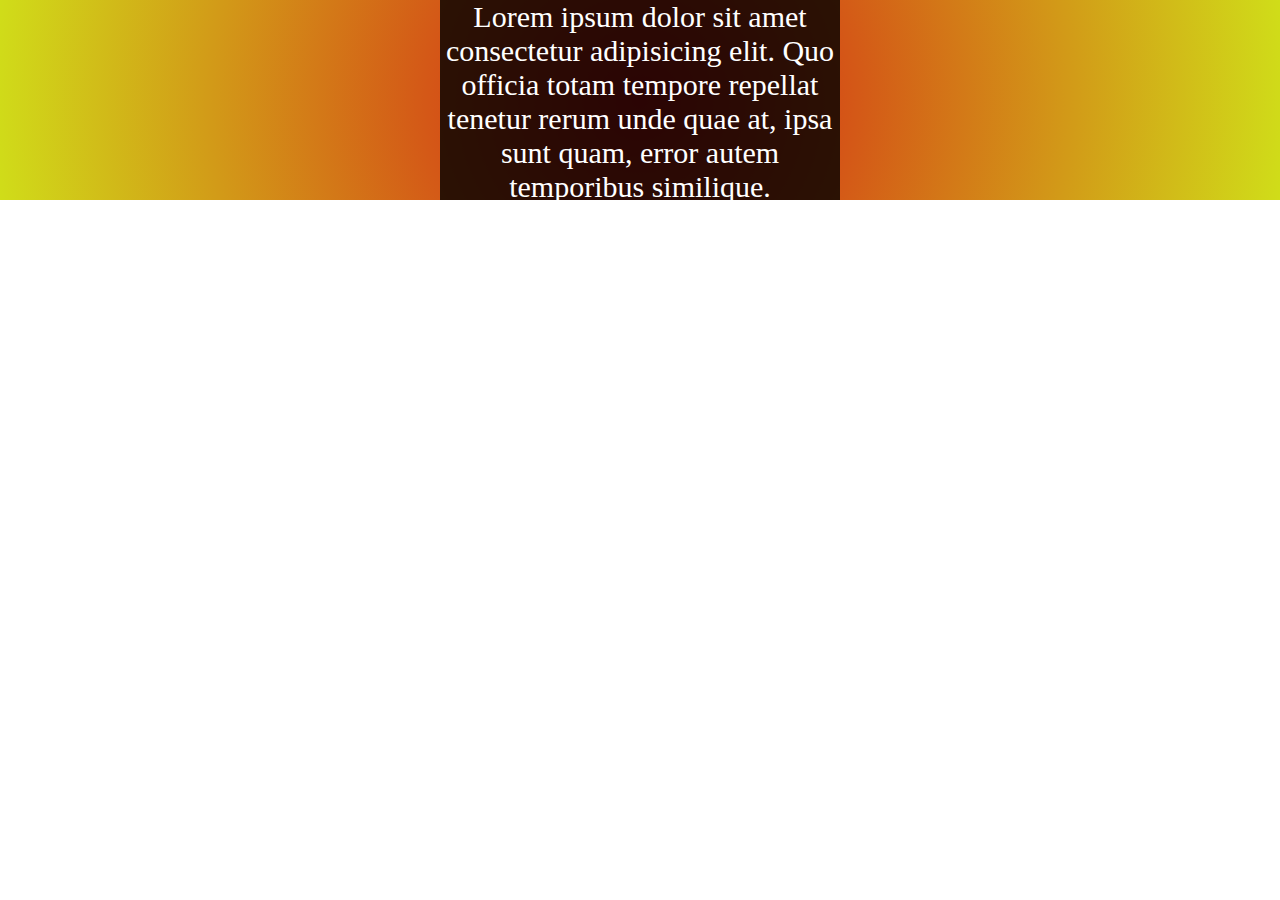
<file: 04.06/index.html>
<!DOCTYPE html>
<html lang="en">
<head>
    <meta charset="UTF-8">
    <meta name="viewport" content="width=device-width, initial-scale=1.0">
    <meta http-equiv="X-UA-Compatible" content="ie=edge">
    <title>Document</title>
    <link rel="stylesheet" href="./css/script.css">
</head>
<body>
<div class="main">
    <div class="rgb">
        <p class="rgbtext">
            Lorem ipsum dolor sit amet consectetur adipisicing elit. Quo officia totam tempore repellat tenetur rerum unde quae at, ipsa sunt quam, error autem temporibus similique.
        </p>
    </div>
</div>
</body>
</html>
</file>
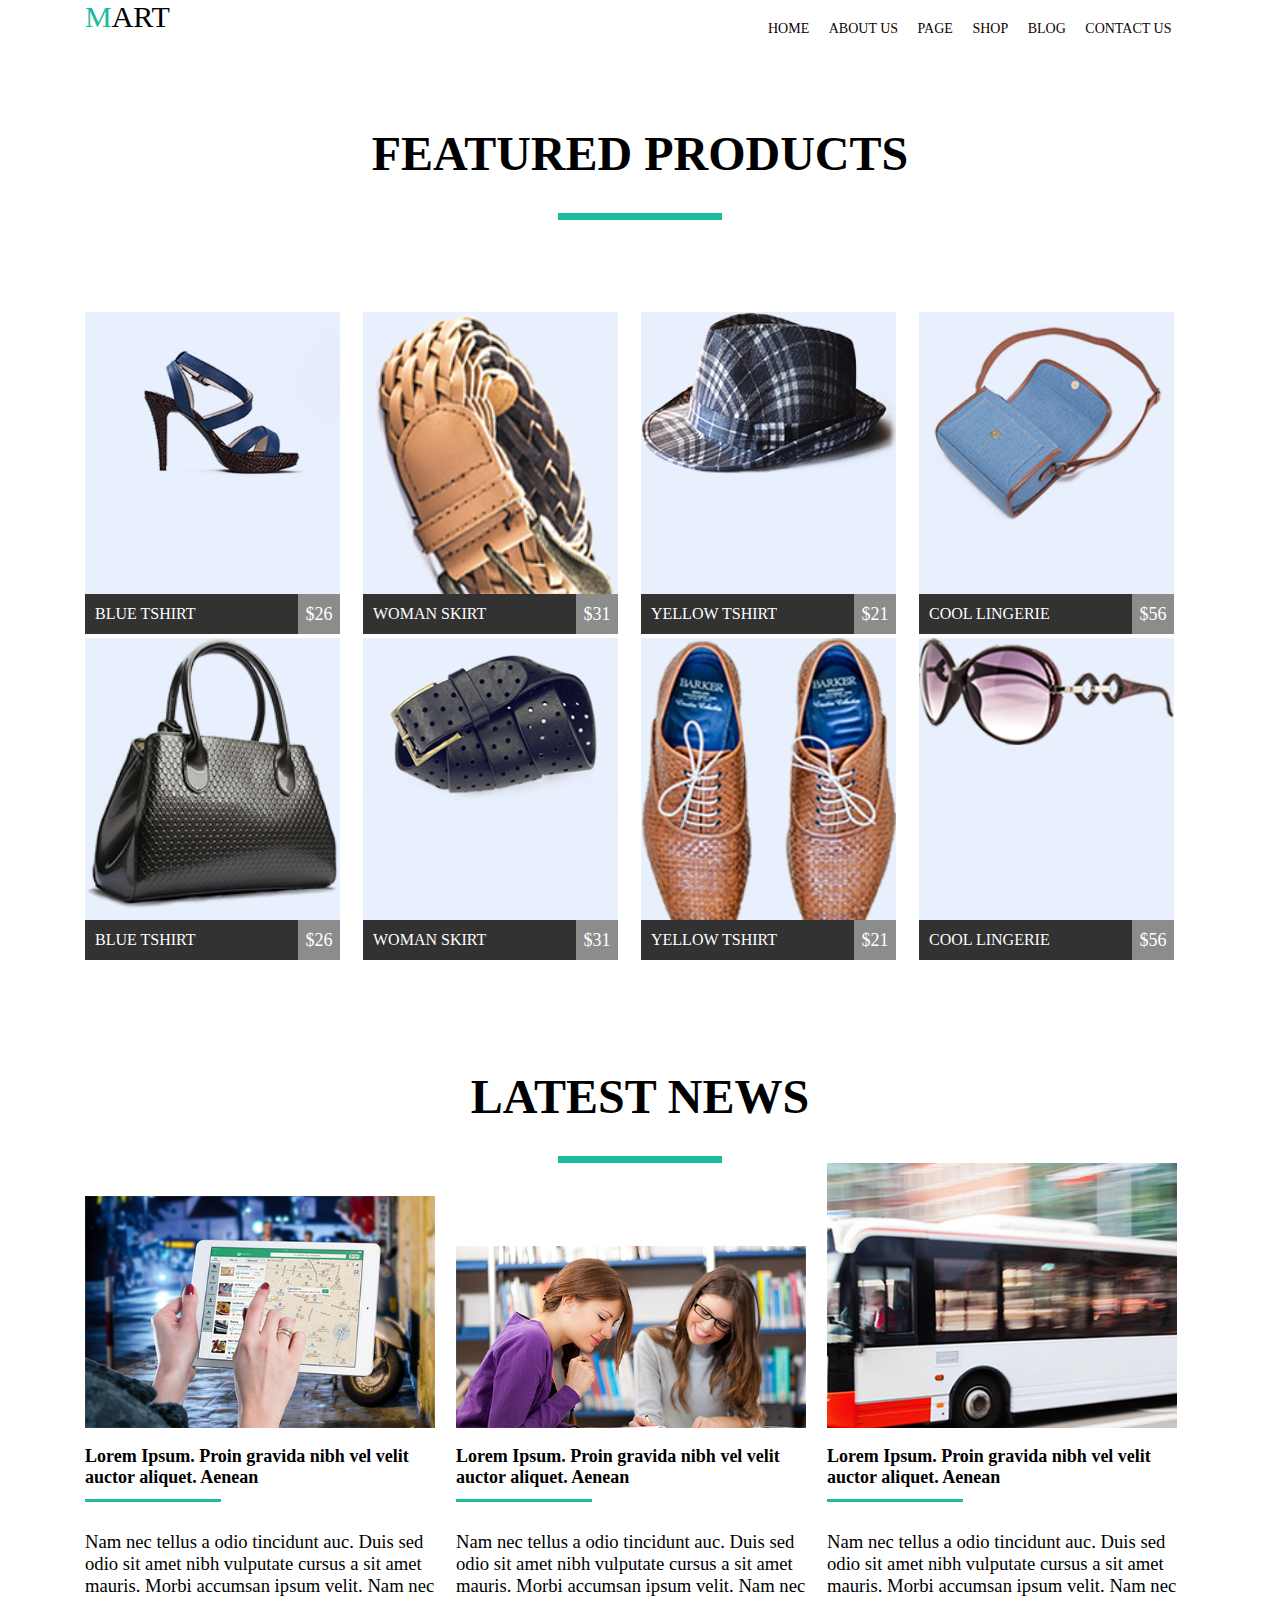
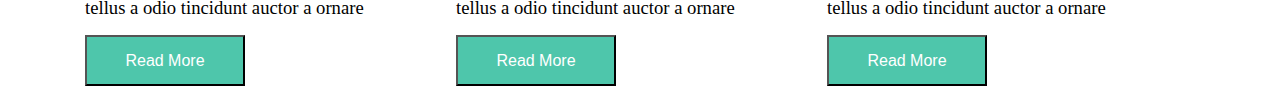
<file: 13.05/index.html>
<!DOCTYPE html>
<html lang="en">
<head>
    <meta charset="UTF-8">
    <meta name="viewport" content="width=device-width, initial-scale=1.0">
    <meta http-equiv="X-UA-Compatible" content="ie=edge">
    <title>Document</title>
    <link rel="stylesheet" href="./css/script.css">
</head>
<body>
    <div class="wrapper">
        <div class="header">
            <div class="Name">
                <p class="name"> MART</p>
            </div>
            
            <div class="Menu">
                <ul class="menu">
                    <li><a href="">HOME</a></li>
                    <li><a href="">ABOUT US</a></li>
                    <li><a href="">PAGE</a></li>
                    <li><a href="">SHOP</a></li>
                    <li><a href="">BLOG</a></li>
                    <li><a href="">CONTACT US</a></li>
                </ul>
            </div>
        </div>

        <div class="Section1">
            <div class="Zagolovok1">
                <h2 class="zagolovok1">FEATURED PRODUCTS</h2>
            </div>


            <div class="vcio">
                
                
                <div class="box">
                    <div class="foto1">
                        <div photo1>
                            <img src="./img/product1@1X.png" alt="туфли женские">
                        </div>
                    </div>


                    <div class="predlogenie">
                            <p class="name_shitrt">BLUE TSHIRT</p>

                        <div class="prise">
                            <p>$26</p>
                        </div>
                    </div>
                </div>


                <div class="box">
                    <div class="foto1">
                        <div photo1>
                            <img src="./img/product2@1X.png" alt="ремень">
                        </div>
                    </div>
    
    
                    <div class="predlogenie">
                            <p class="name_shitrt">WOMAN SKIRT</p>
    
                            <div class="prise">
                                <p>$31</p>
                            </div>
                    </div>
                </div>


                <div class="box">
                    <div class="foto1">
                        <div photo1>
                            <img src="./img/product9@1X.png" alt="шляпа">
                        </div>
                    </div>
        
        
                    <div class="predlogenie">
                        <p class="name_shitrt">YELLOW TSHIRT</p>
        
                        <div class="prise">
                            <p>$21</p>
                        </div>
                    </div>
                </div>


                


                <div class="box">
                    <div class="foto1">
                        <div photo1>
                            <img src="./img/product4@1X.png" alt="сумка">
                        </div>
                    </div>
                
                
                    <div class="predlogenie">
                        <p class="name_shitrt">COOL LINGERIE</p>
                
                        <div class="prise">
                            <p>$56</p>
                        </div>
                    </div>
                </div>


                <div class="box">
                    <div class="foto1">
                        <div photo1>
                            <img src="./img/product3@1X.png" alt="сумка">
                        </div>
                    </div>
                
                
                    <div class="predlogenie">
                        <p class="name_shitrt">BLUE TSHIRT</p>
                
                        <div class="prise">
                            <p>$26</p>
                        </div>
                    </div>
                </div>


                <div class="box">
                    <div class="foto1">
                        <div photo1>
                            <img src="./img/product5@1X.png" alt="сумка">
                        </div>
                    </div>
                
                
                    <div class="predlogenie">
                        <p class="name_shitrt">WOMAN SKIRT</p>
                
                        <div class="prise">
                            <p>$31</p>
                        </div>
                    </div>
                </div>


                <div class="box">
                    <div class="foto1">
                        <div photo1>
                            <img src="./img/product6@1X.png" alt="сумка">
                        </div>
                    </div>
                
                
                    <div class="predlogenie">
                        <p class="name_shitrt">YELLOW TSHIRT</p>
                
                        <div class="prise">
                            <p>$21</p>
                        </div>
                    </div>
                </div>


                <div class="box">
                    <div class="foto1">
                        <div photo1>
                            <img src="./img/product8@1X.png" alt="сумка">
                        </div>
                    </div>
                
                
                    <div class="predlogenie">
                        <p class="name_shitrt">COOL LINGERIE</p>
                
                        <div class="prise">
                            <p>$56</p>
                        </div>
                    </div>
                </div>

            
            </div>

            
        </div>


        <div class="section2">
            <div class="Zagolovok2">
                <h2 class="zagolovok2">LATEST NEWS</h2>
            </div>


            <div class="News">

                <div class="news">
                    <div class="Image">
                        <img src="./img/photo1.png" alt="tablet" class="image">
                    </div>

                    <div class="Newszagolov">
                        <h4 class="newszagolov">Lorem Ipsum. Proin gravida nibh vel velit auctor aliquet. Aenean </h4>
                    </div>


                    <div class="Content">
                        <p class="content">Nam nec tellus a odio tincidunt auc. Duis sed odio sit amet nibh vulputate cursus a sit amet mauris. Morbi accumsan ipsum velit. Nam nec tellus a odio tincidunt auctor a ornare </p>
                    </div>


                    <button><p class="button"> Read More</p></button>
                </div>



                <div class="news">
                    <div class="Image">
                        <img src="./img/photo2.png" alt="two girls" class="image">
                    </div>
    
                    <div class="Newszagolov">
                        <h4 class="newszagolov">Lorem Ipsum. Proin gravida nibh vel velit auctor aliquet. Aenean </h4>
                    </div>
    
                    <div class="Content">
                        <p class="content">Nam nec tellus a odio tincidunt auc. Duis sed odio sit amet nibh vulputate cursus a sit amet mauris. Morbi accumsan ipsum velit. Nam nec tellus a odio tincidunt auctor a ornare </p>
                    </div>

                    <button><p class="button"> Read More</p></button>
                </div>


                <div class="news">
                    <div class="Image">
                        <img src="./img/photo3.png" alt="bus" class="image">
                    </div>
        
                    <div class="Newszagolov">
                        <h4 class="newszagolov">Lorem Ipsum. Proin gravida nibh vel velit auctor aliquet. Aenean </h4>
                    </div>
        
                    <div class="Content">
                        <p class="content">Nam nec tellus a odio tincidunt auc. Duis sed odio sit amet nibh vulputate cursus a sit amet mauris. Morbi accumsan ipsum velit. Nam nec tellus a odio tincidunt auctor a ornare </p>
                    </div>
    
                    <button><p class="button"> Read More</p></button>
                </div>
            </div>
        </div>
</body>
</html>
</file>
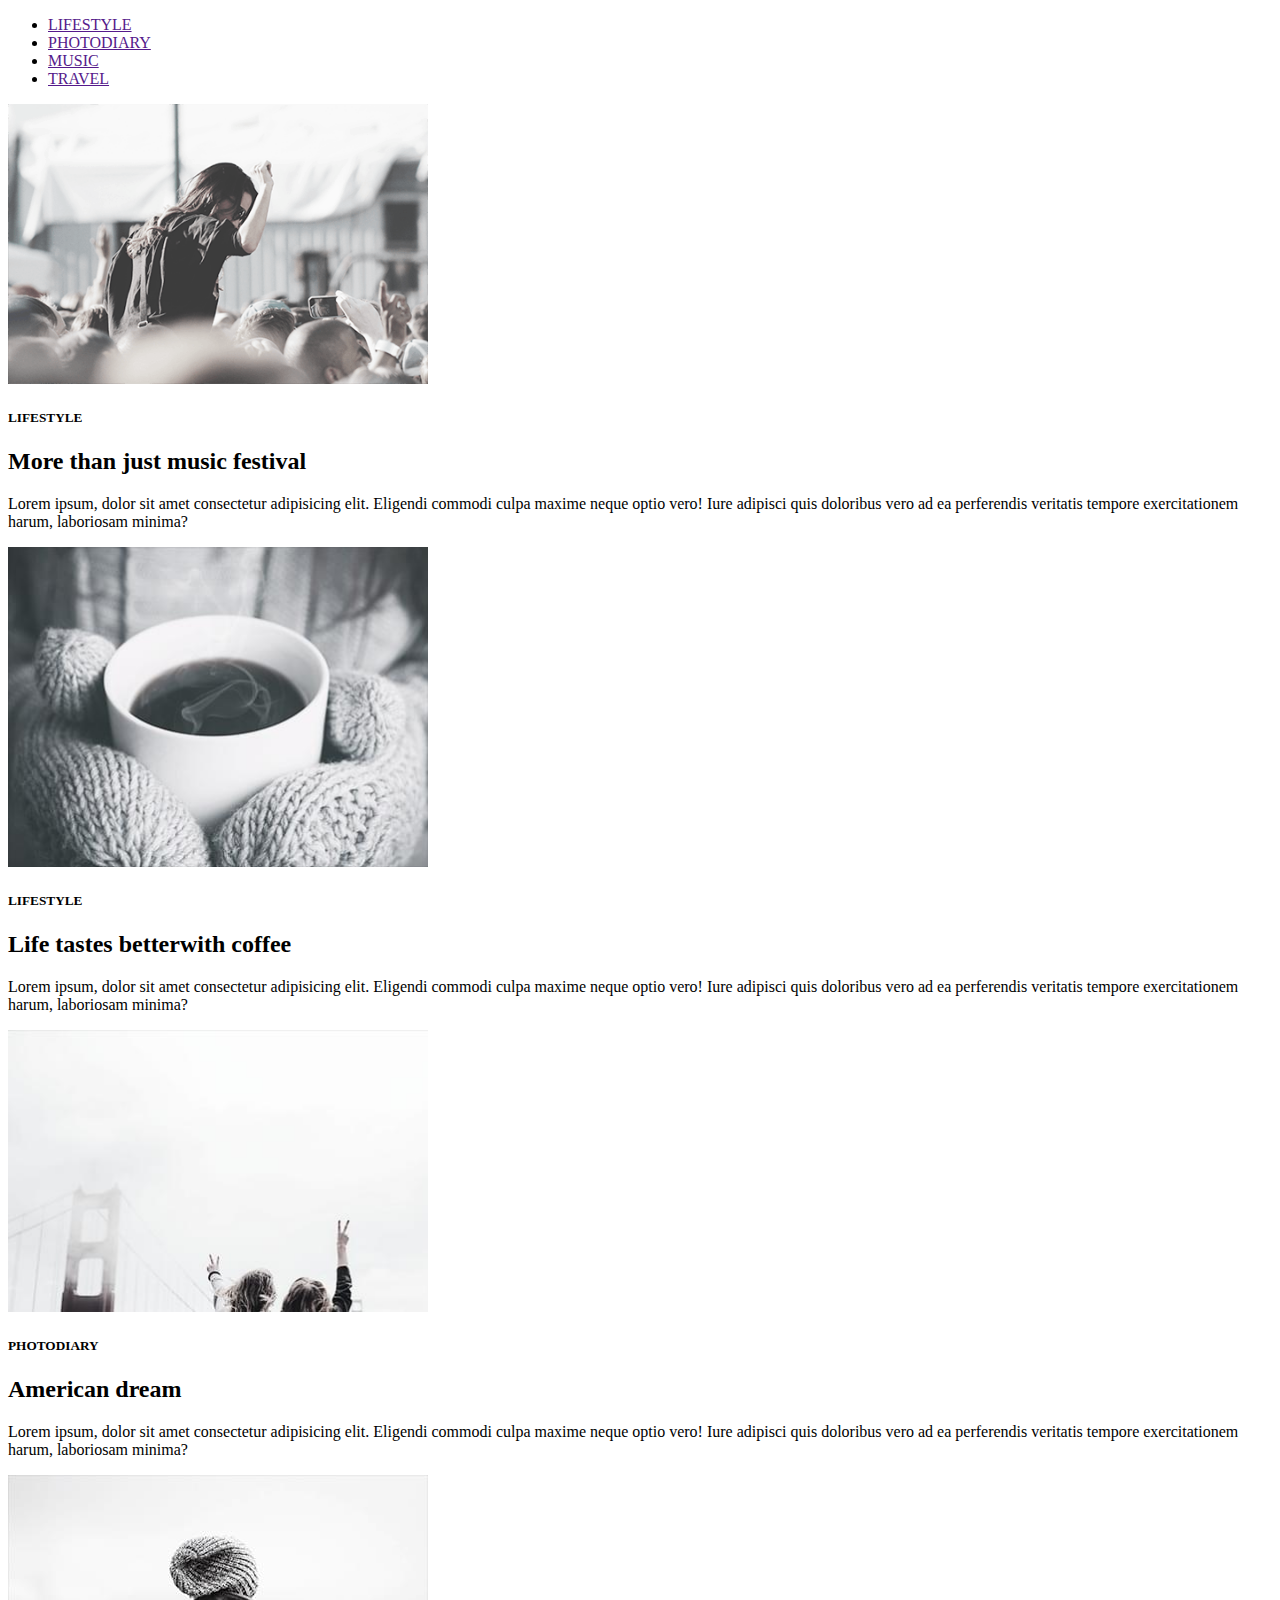
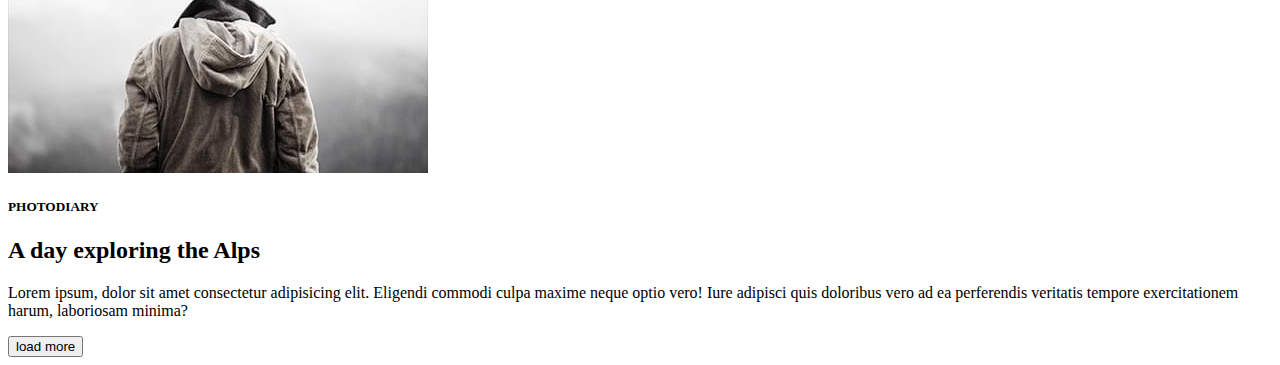
<file: 28,05/index.html>
<!DOCTYPE html>
<html lang="en">
<head>
    <meta charset="UTF-8">
    <meta name="viewport" content="width=device-width, initial-scale=1.0">
    <meta http-equiv="X-UA-Compatible" content="ie=edge">
    <title>Document</title>
    <link rel="stylesheet" href="./css/script.css">
</head>
<body>
    <div class="header">
        <ul>
            <li><a href="">LIFESTYLE</a> </li>
            <li><a href="">PHOTODIARY</a> </li>
            <li><a href="">MUSIC</a> </li>
            <li><a href="">TRAVEL</a> </li>
        </ul>
    </div>
    <div class="images">
        <div class="photo">
            <img src="./img/photo1.png" alt="rock star">
        </div>
         <h5>LIFESTYLE</h5>
         <h2>More than just music festival</h2>
         <p>Lorem ipsum, dolor sit amet consectetur adipisicing elit. Eligendi commodi culpa maxime neque optio vero! Iure adipisci quis doloribus vero ad ea perferendis veritatis tempore exercitationem harum, laboriosam minima?</p>

         <div class="photo">
             <img src="./img/photo2.jpeg" alt="a cup of coffee">
         </div>
         <h5>LIFESTYLE</h5>
         <h2>Life tastes betterwith coffee</h2>
         <p>Lorem ipsum, dolor sit amet consectetur adipisicing elit. Eligendi commodi culpa maxime neque optio vero! Iure adipisci quis doloribus vero ad ea perferendis veritatis tempore exercitationem harum, laboriosam minima?</p>

         <div class="photo">
             <img src="./img/photo3.jpeg" alt="two girls">
        </div>
         <h5>PHOTODIARY</h5>
         <h2>American dream</h2>
         <p>Lorem ipsum, dolor sit amet consectetur adipisicing elit. Eligendi commodi culpa maxime neque optio vero! Iure adipisci quis doloribus vero ad ea perferendis veritatis tempore exercitationem harum, laboriosam minima?</p>

         <div class="photo">
             <img src="./img/photo4.jpeg" alt="a man">
        </div>
         <h5>PHOTODIARY</h5>
         <h2>A day exploring the Alps</h2>
         <p>Lorem ipsum, dolor sit amet consectetur adipisicing elit. Eligendi commodi culpa maxime neque optio vero! Iure adipisci quis doloribus vero ad ea perferendis veritatis tempore exercitationem harum, laboriosam minima?</p>
    </div>

    <div class="footer">
        <button>load more</button>
    </div>
</body>
</html>
</file>
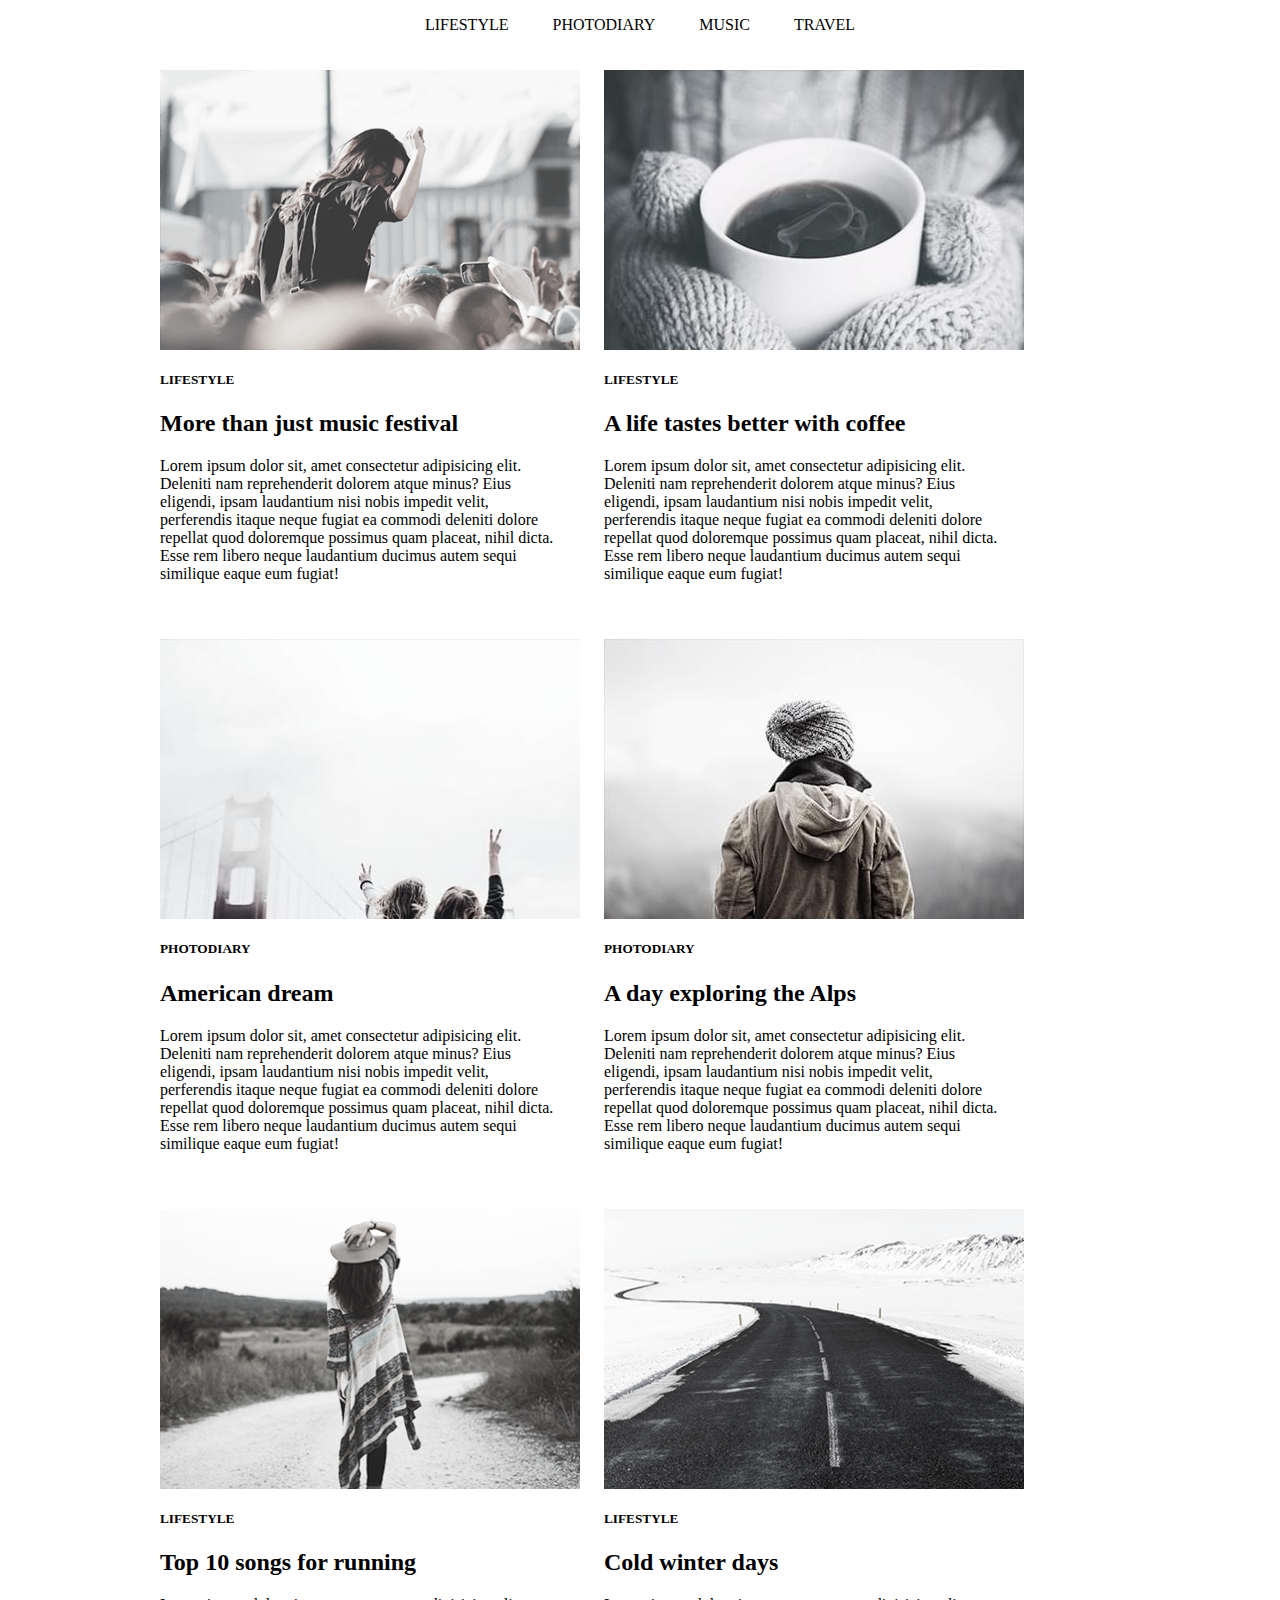
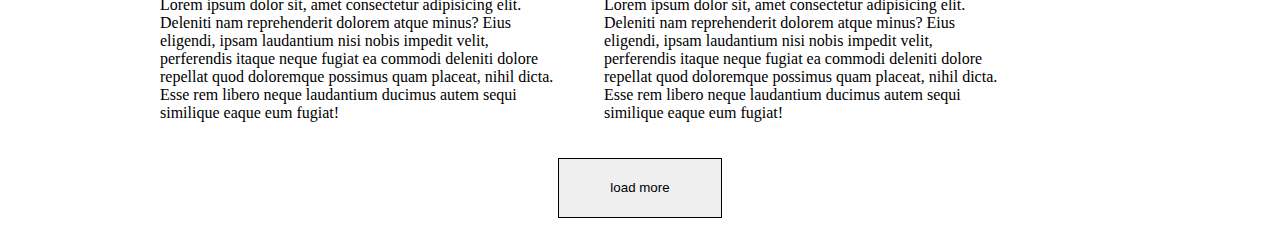
<file: 28.05homework/index.html>
<!DOCTYPE html>
<html lang="en">
<head>
    <meta charset="UTF-8">
    <meta name="viewport" content="width=device-width, initial-scale=1.0">
    <meta http-equiv="X-UA-Compatible" content="ie=edge">
    <title>Document</title>
    <link rel="stylesheet" href="./css/script.css">
</head>
<body>
    <div class="header">
        <ul>
            <li><a href=""> LIFESTYLE </a></li>
            <li><a href=""> PHOTODIARY </a></li>
            <li><a href=""> MUSIC </a></li>
            <li><a href=""> TRAVEL</a></li>
        </ul>
    </div>
    <div class="main">
        <div class="block">
            <div class="photo">
                <img src="./img/photo1 — копия.png" alt="rock star">
            </div>
            <h5>LIFESTYLE</h5>
            <h2>More than just music festival</h2>
            <p>Lorem ipsum dolor sit, amet consectetur adipisicing elit. Deleniti nam reprehenderit dolorem atque minus? Eius eligendi, ipsam laudantium nisi nobis impedit velit, perferendis itaque neque fugiat ea commodi deleniti dolore repellat quod doloremque possimus quam placeat, nihil dicta. Esse rem libero neque laudantium ducimus autem sequi similique eaque eum fugiat!</p>
        </div>


    
        <div class="block">
            <div class="photo">
                <img src="./img/photo2 — копия.jpeg" alt="a cup of coffee">
            </div>
            <h5>LIFESTYLE</h5>
            <h2>A life tastes better with coffee</h2>
            <p>Lorem ipsum dolor sit, amet consectetur adipisicing elit. Deleniti nam reprehenderit dolorem atque minus? Eius eligendi, ipsam laudantium nisi nobis impedit velit, perferendis itaque neque fugiat ea commodi deleniti dolore repellat quod doloremque possimus quam placeat, nihil dicta. Esse rem libero neque laudantium ducimus autem sequi similique eaque eum fugiat!</p>
        </div>

    
        <div class="block">
            <div class="photo">
                <img src="./img/photo3 — копия.jpeg" alt="2 girls">
            </div>
            <h5>PHOTODIARY</h5>
            <h2>American dream</h2>
            <p>Lorem ipsum dolor sit, amet consectetur adipisicing elit. Deleniti nam reprehenderit dolorem atque minus? Eius eligendi, ipsam laudantium nisi nobis impedit velit, perferendis itaque neque fugiat ea commodi deleniti dolore repellat quod doloremque possimus quam placeat, nihil dicta. Esse rem libero neque laudantium ducimus autem sequi similique eaque eum fugiat!</p>
        </div>

    
        <div class="block">
            <div class="photo">
                <img src="./img/photo4 — копия.jpeg" alt="man">
            </div>
            <h5>PHOTODIARY</h5>
            <h2>A day exploring the Alps</h2>
            <p>Lorem ipsum dolor sit, amet consectetur adipisicing elit. Deleniti nam reprehenderit dolorem atque minus? Eius eligendi, ipsam laudantium nisi nobis impedit velit, perferendis itaque neque fugiat ea commodi deleniti dolore repellat quod doloremque possimus quam placeat, nihil dicta. Esse rem libero neque laudantium ducimus autem sequi similique eaque eum fugiat!</p>
        </div>

    
        <div class="block">
            <div class="photo">
                <img src="./img/photo5.png" alt="dirl">
            </div>
            <h5>LIFESTYLE</h5>
            <h2>Top 10 songs for running</h2>
            <p>Lorem ipsum dolor sit, amet consectetur adipisicing elit. Deleniti nam reprehenderit dolorem atque minus? Eius eligendi, ipsam laudantium nisi nobis impedit velit, perferendis itaque neque fugiat ea commodi deleniti dolore repellat quod doloremque possimus quam placeat, nihil dicta. Esse rem libero neque laudantium ducimus autem sequi similique eaque eum fugiat!</p>
        </div>

    
        <div class="block">
            <div class="photo">
                <img src="./img/photo6.png" alt="the road">
            </div>
            <h5>LIFESTYLE</h5>
            <h2>Cold winter days</h2>
            <p>Lorem ipsum dolor sit, amet consectetur adipisicing elit. Deleniti nam reprehenderit dolorem atque minus? Eius eligendi, ipsam laudantium nisi nobis impedit velit, perferendis itaque neque fugiat ea commodi deleniti dolore repellat quod doloremque possimus quam placeat, nihil dicta. Esse rem libero neque laudantium ducimus autem sequi similique eaque eum fugiat!</p>
        </div>
    </div>

    <div class="footer">
        <button class="btn">load more</button>
    </div>
</body>
</html>
</file>
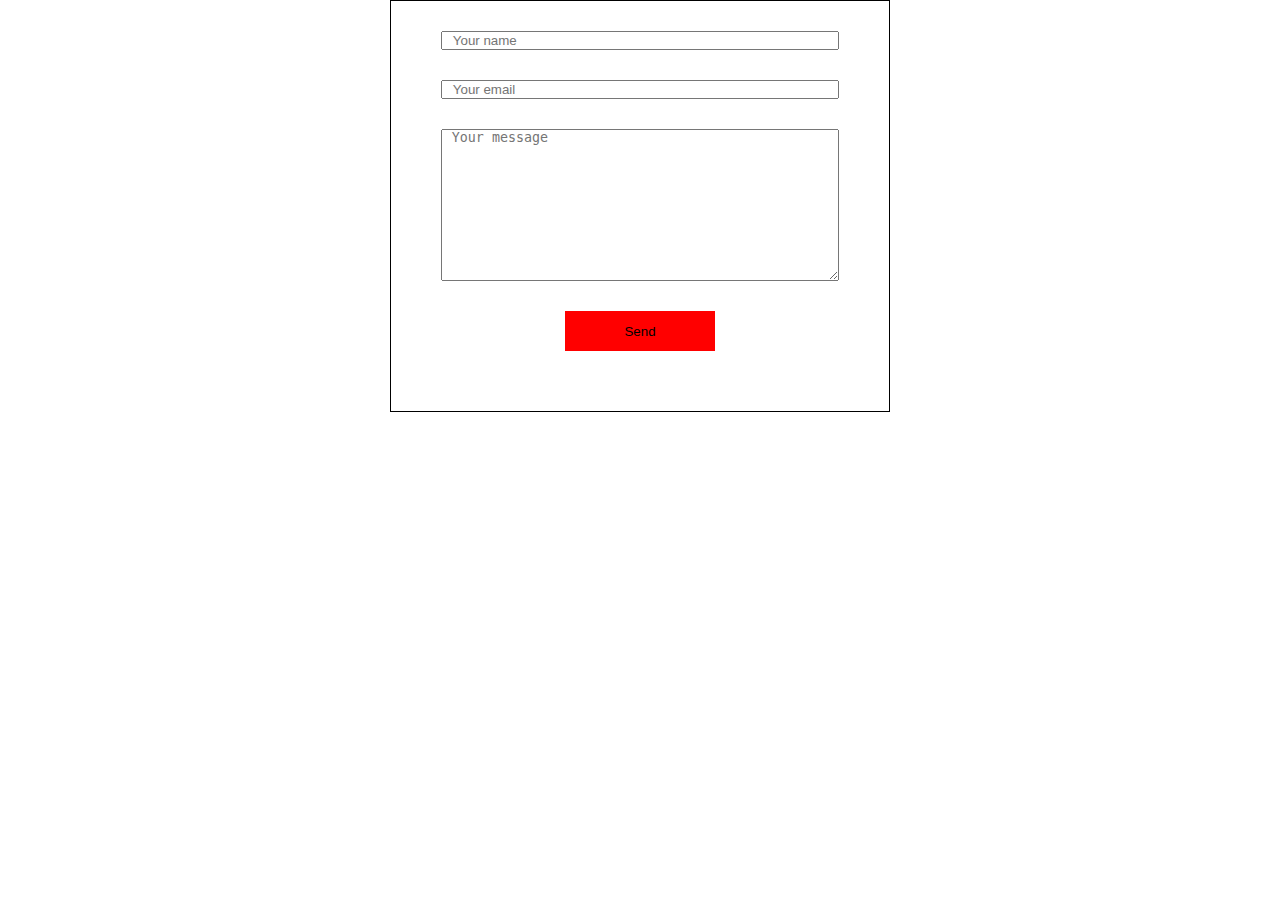
<file: 6.10/index.html>
<!DOCTYPE html>
<html lang="en">
<head>
    <meta charset="UTF-8">
    <meta name="viewport" content="width=device-width, initial-scale=1.0">
    <meta http-equiv="X-UA-Compatible" content="ie=edge">
    <title>Document</title>
    <link rel="stylesheet" href="../6.10/css/script.css">
    <link rel="stylesheet" href="../6.10/css/fonts.css">
</head>
<body>
    <div class="wrapper">
        <form action="#">
            <input type="text" placeholder="Your name">
            <input type="email" name="email" id="" placeholder="Your email">
            <textarea name="xz" id="" cols="30" rows="10" placeholder="Your message"></textarea>
            <input class="btn" type="submit" value="Send">
        </form>
    </div>
</body>
</html>
</file>
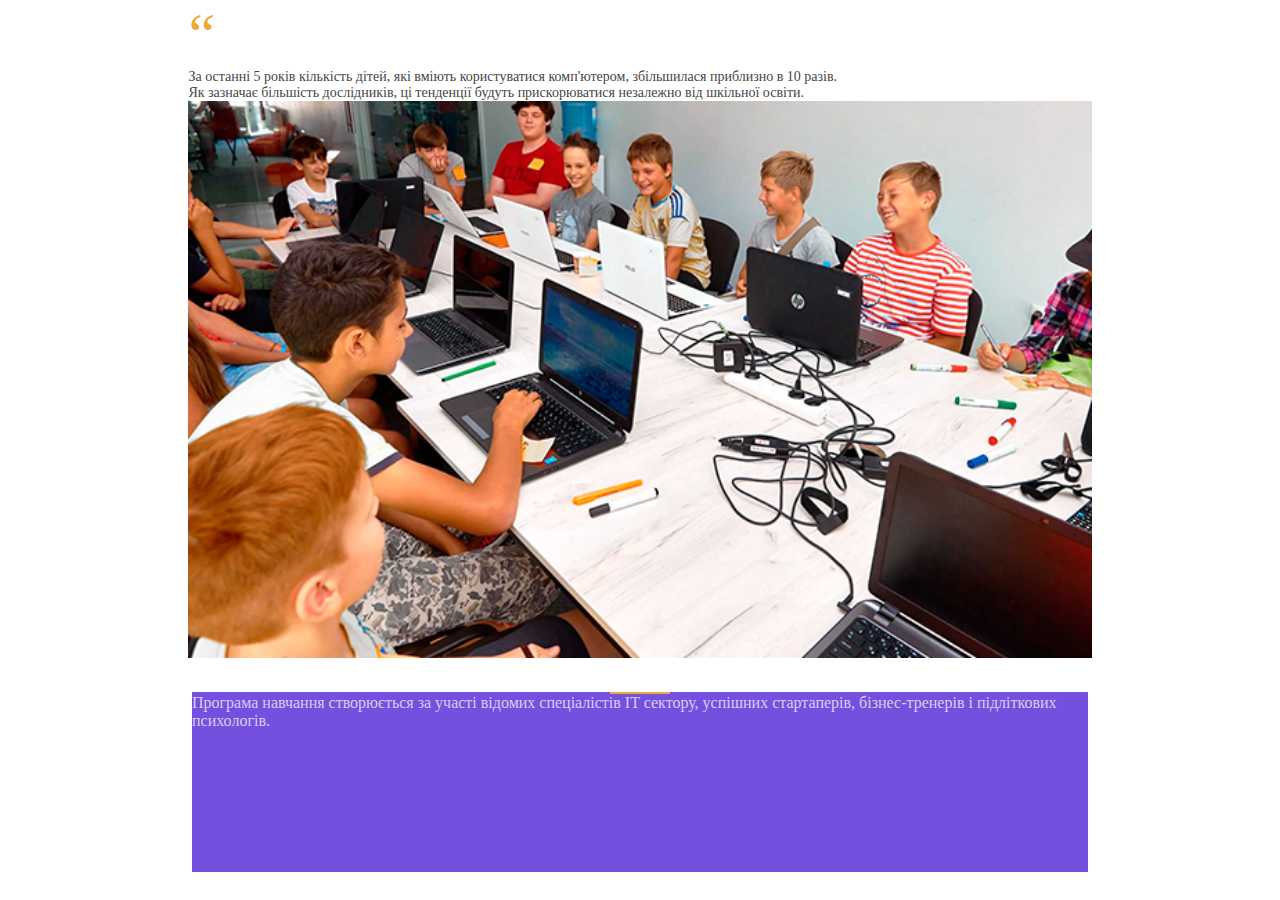
<file: project/index.html>
<!DOCTYPE html>
<html lang="en">
<head>
    <meta charset="UTF-8">
    <meta name="viewport" content="width=device-width, initial-scale=1.0">
    <meta http-equiv="X-UA-Compatible" content="ie=edge">
    <title>Document</title>
    <link rel="stylesheet" href="../project/css/sript.css">
</head>
<body>
    <div class="section1">
        <div class="part1">
            <div class="tekst12">
            <div class="tekst1"><p>За останні 5 років кількість дітей, які вміють користуватися комп'ютером, збільшилася приблизно в 10 разів.
            </p></div>
            <div class="tekst2"><p>Як зазначає більшість дослідників, 
                ці тенденції будуть прискорюватися 
                незалежно від шкільної освіти. </p></div>
            </div>
            <div class="image1"> <img class="images1" src="../project/css/img@1X.png" alt="">
            </div>
            
            
        </div>
        <div class="part2">
            
            <div class="bluebord">

                <div class="xz"></div>
                <div class="tekst3"><p>Програма навчання 
                    створюється за участі 
                    відомих спеціалістів 
                    IT сектору, 
                    успішних стартаперів, бізнес-тренерів 
                    і підліткових психологів.</p></div>
            </div>
        </div>
    </div>
</body>
</html>
</file>
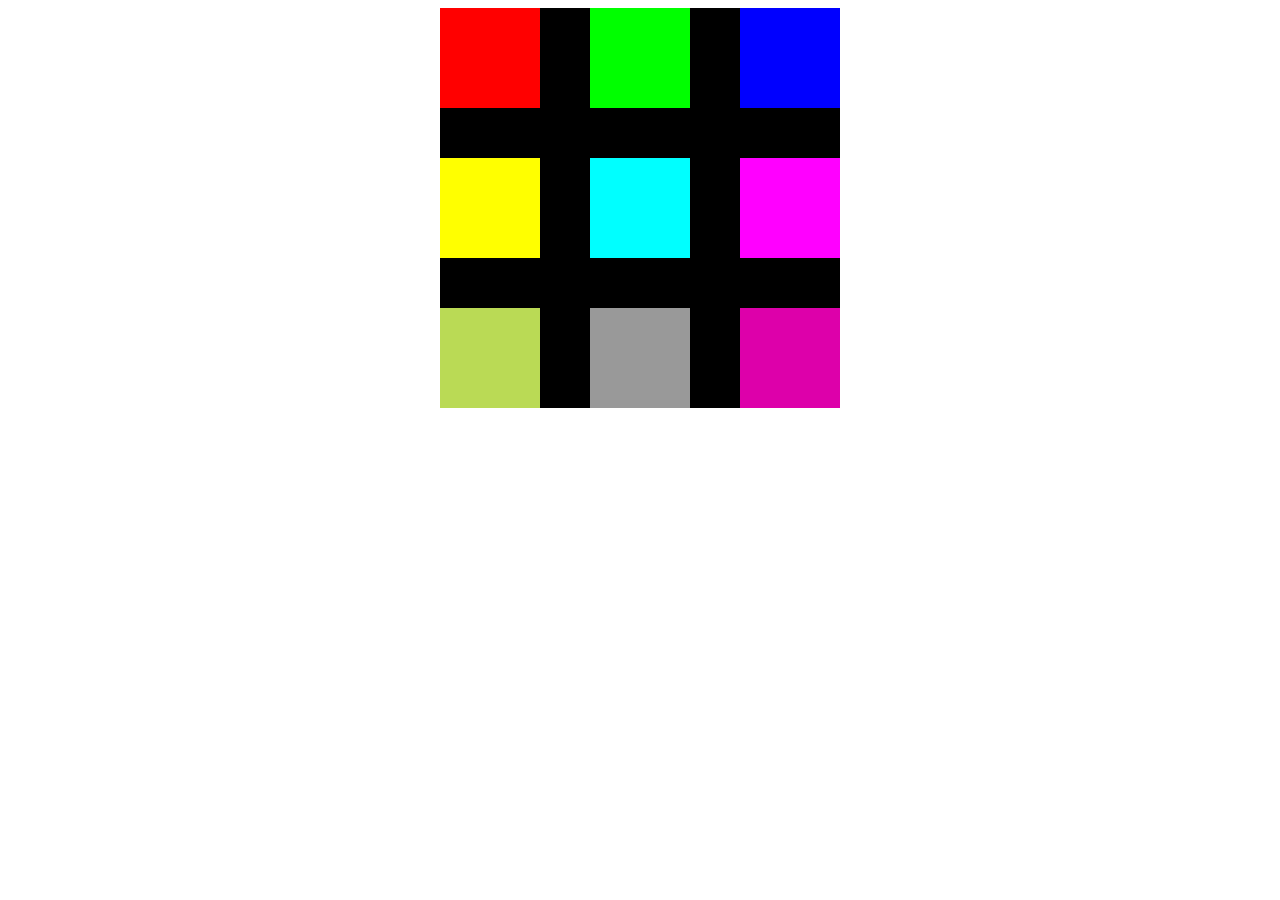
<file: testTry/index.html>
<!DOCTYPE html>
<html lang="en">
<head>
    <meta charset="UTF-8">
    <meta name="viewport" content="width=device-width, initial-scale=1.0">
    <meta http-equiv="X-UA-Compatible" content="ie=edge">
    <title>Document</title>
    <link rel="stylesheet" href="../testTry/css/script.css">
</head>
<body>
    <div class="container">
        <div class="box1"></div>
        <div class="box2"></div>
        <div class="box3"></div>
        <div class="box4"></div>
        <div class="box5"></div>
        <div class="box6"></div>
        <div class="box7"></div>
        <div class="box8"></div>
        <div class="box9"></div>
    </div>
</body>
</html>
</file>
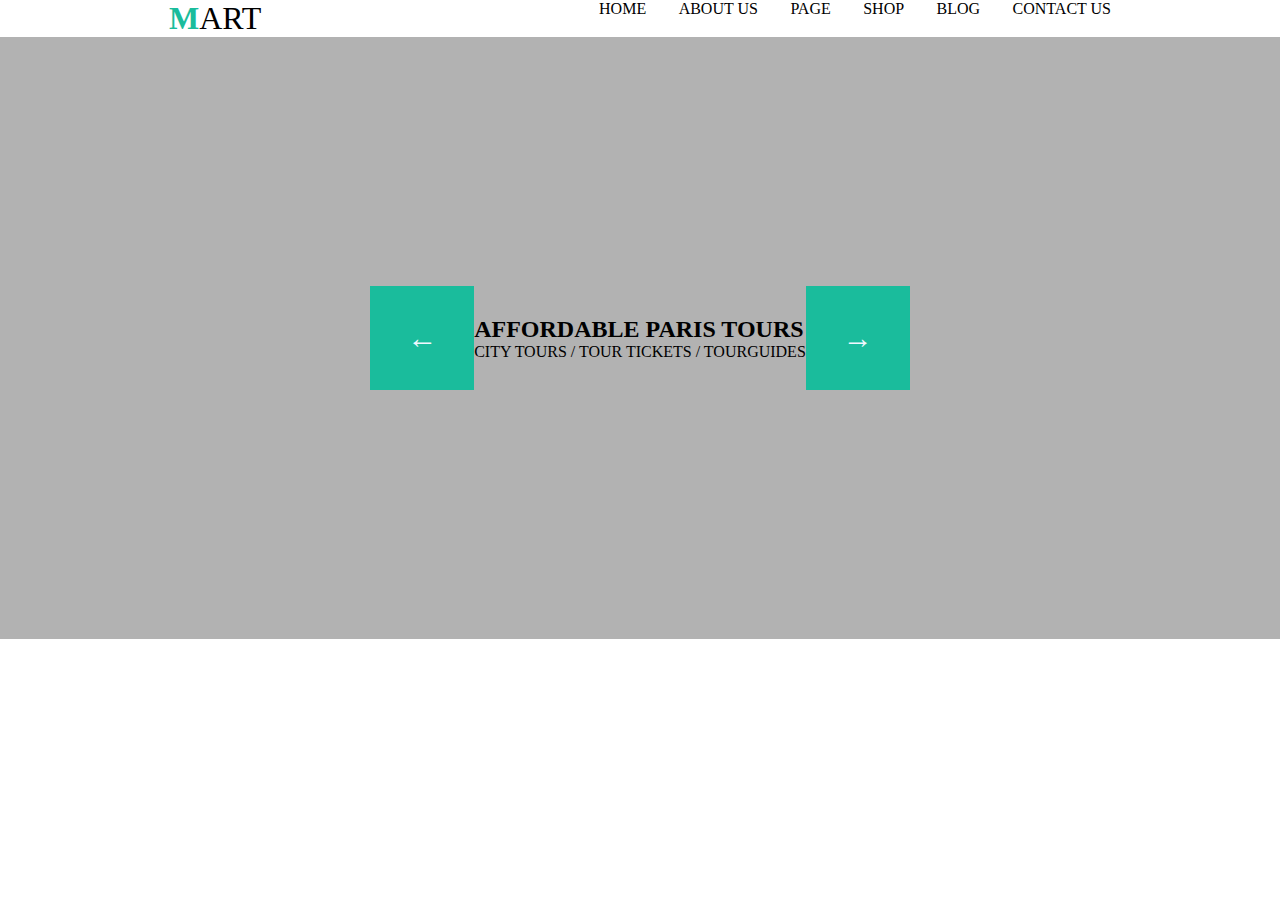
<file: lesson5/html/index.html>
<!DOCTYPE html>
<html lang="en">
<head>
    <meta charset="UTF-8">
    <meta name="viewport" content="width=device-width, initial-scale=1.0">
    <meta http-equiv="X-UA-Compatible" content="ie=edge">
    <title>Document</title>
    <link rel="stylesheet" href="../css/style.css">
</head>
<body>
<div class="wrapper">
    <div class="header">
        <nav>
            <h1 class="logo"> <a class="logoLink" href="#">mart</a> </h1>
            <ul class="menu">
                <li>home</li>
                <li>about us</li>
                <li>page</li>
                <li>shop</li>
                <li>blog</li>
                <li>contact us</li>
            </ul>
        </nav>
    </div>
    <main>
        <div class="button" >&#8592;</div>
        <text>
            <h2>AFFORDABLE PARIS TOURS</h2>
            <p>CITY TOURS / TOUR TICKETS / TOURGUIDES</p>
        </text>
        <div class="button">&#8594</div>
    </main>
</div>

    

</body>
</html>
</file>
<file: 04.06/css/script.css>
*{
    margin: 0;
    box-sizing: border-box;
}

.rgb{
    background-color: rgba(0,0,0,0.8);
    width: 400px;
    height: 200px;
    margin: auto;
}

.rgbtext{
    font-size: 30px;
    color: rgb(255,255,255);
    text-align: center;
}

.main{
    background: radial-gradient(circle at center, rgb(214, 22, 22), rgb(208, 221, 25))
}
</file>
<file: 13.05/css/script.css>
*{
    margin:0;
    
}
.name::first-letter{
    color: #1abc9c;
}

.Name{
    width: 78px;
    height: 21px;
    margin-left: 0px;
    font-size: 30px;
}

.name{
    font-size: 100%;
}

.wrapper{
    width: 1110px;
    margin: auto;
}

li{
    list-style-type: none;
    display: inline-block;
    height: 10px;
    margin-right: 16px;

}

.Menu{
    width: 467px;
    height: 10px;
    float: right;
    font-size: 14px;
    
    
}

.Menu a{
    margin: auto;
    text-decoration: none;
    color: #0f0101;
}

.Menu a:hover{
    color:#1abc9c;
}

.menu{
    widht:100%;
}

.zagolovok1{
    margin: auto;
    font-size: 48px;
    text-align: center;
}

.zagolovok1::after{
    content: "";
    width: 164px;
    height: 7px;
    background-color: #1abc9c;
    display: block;
    margin: auto;
    margin-top: 32px;

}



.header{
    margin-bottom: 105px;
}

.box{
    width: 255px;
    height: 322px;
    background-color: #e9f0fd;
    overflow: hidden;
    position: relative;
    display: inline-block;
    margin-right: 19px;
    
}

img{
    width: 100%;
}

.photo1{
    width: 255px;
}

.imia p, .prise p{
    color: white;
    font-size: 18px;
    display: inline-block;
    text-align: center;
}

.imia{
    height: 40px;
    text-align: center;
    display: inline-block;
    
    
}

.prise{
    background-color: #8c8c8c;
    width: 40px;
    height: 40px;
    text-align: center;
    position: absolute;
    bottom: 0;
    right: 0;
    padding: 0 1px;
    
}
.predlogenie{
    background-color: #323232;
    width: 100%;
    line-height: 40px;
    position: absolute;
    bottom: 0;
}
.predlogenie p{
    /* padding-left: 12px; */


}

.vcio{
    margin-top: 92px;
    margin-bottom: 105px;
}

.name_shitrt{
    padding-left: 10px;
    color: white;
}

.name_shitrt:hover{
    background-color: #1abc9c;
}

.prise:hover{
    background-color: #7fd9c7;
}

.zagolovok2{
    margin: auto;
    font-size: 48px;
    text-align: center;
}

.zagolovok2::after{
    content: "";
    width: 164px;
    height: 7px;
    background-color: #1abc9c;
    display: block;
    margin: auto;
    margin-top: 32px;

}
.Image{
    width: 350px;
}

.image{
    width: 100%;
}

.newszagolov{
    font-size: 18px;
    text-align: left;
}

.news{
    width: 350px;
    display: inline-block;
    margin-right: 17px;

}

.Newszagolov{
    margin-top: 14px;
    
}

.newszagolov::after{
    content: "";
    width: 136px;
    height: 3px;
    background-color: #1abc9c;
    display: block;
    margin-top: 11px;
    margin-bottom: 29px;
}


.content{
    text-align: left;
    font-size: 14pt;

}

button{
    width: 160px;
    height: 51px;
    background-color: #4ec6ab;
    margin-top: 16px;
}

.button{
    font-size: 16px;
    text-align: center;
    color: rgba(255, 255, 255, 255);

}
</file>
<file: 28,05/css/script.css>
.photo{
    width: 420px;
    height: auto;
}

img {
    width: 100%;
}
</file>
<file: 28.05homework/css/script.css>
ul{
    list-style-type: none;
   
}
li{
    display: inline-block;
    
    
    margin-right: 40px;

}
.header{
    width: 1000px;
    margin: auto;
    text-align: center;

}

.photo{
    width: 420px;
    overflow: hidden;
    height: 280px;
}

img{
    width: 100%;

}

.block{
    width: 40%;
    display: inline-block;
    padding: 20px;
}

.main{
    margin: auto;
    width: 1000px;

}

.footer{
    width:164px;
    margin: auto;
    
}

.btn{
    width: 100%;
    height: 60px;
    margin: auto;
    border: 1px solid black;
    
}

a:hover{
    color:rgb(76, 76, 247);
    
}

a{
    text-decoration: none;
    color:black; 
}
</file>
<file: 6.10/css/script.css>
*{
    margin: 0;
    padding: 0;
    box-sizing: border-box;
}
.wrapper{
    width: 500px;
    margin: auto;
    box-shadow: 2px gray 2px;
    border: 1px solid black;
}
form{
    display: flex;
    flex-direction: column;
    padding: 30px 0 30px;
}

input{
    width: 80%;
    margin: 0 auto 30px;  
}

textarea{
    width: 80%;
    margin: 0 auto 30px;
}
.btn{
    width: 30%;
    height: 40px;
    background-color: red;
    border: none;
}

input::placeholder{
    text-indent: 10px;
}

textarea::placeholder{
    text-indent: 10px;
}
</file>
<file: 6.10/css/fonts.css>
@font-face {
    font-family: 'xz';
    font-style: normal;
    font-weight: 400;
    src: url('../fonts/mansalva-v1-latin-regular.eot'); /* IE9 Compat Modes */
    src: local('Mansalva Regular'), local('Mansalva-Regular'),
         url('../fonts/mansalva-v1-latin-regular.eot?#iefix') format('embedded-opentype'), /* IE6-IE8 */
         url('../fonts/mansalva-v1-latin-regular.woff2') format('woff2'), /* Super Modern Browsers */
         url('../fonts/mansalva-v1-latin-regular.woff') format('woff'), /* Modern Browsers */
         url('../fonts/mansalva-v1-latin-regular.ttf') format('truetype'), /* Safari, Android, iOS */
         url('../fonts/mansalva-v1-latin-regular.svg#Mansalva') format('svg'); /* Legacy iOS */
  }
</file>
<file: project/css/sript.css>
*{
    margin: auto;
    padding: 0;
    box-sizing: border-box;
}


@media(min-width:320px){
    .section{
        width: 84%;
        margin-left: 8%;
        justify-content: center;
    }

    .xz{
        width: 60px;
        height: 2px;
        background-color: #e9ac38;
        color: #d6cef4;
        margin-top: 30px;
    }

    .part2{
        background-color: #7550de;
        height: 180px;
        width: 70%;
    }

    .part1{
        
        width: 84%;
    }

    .tekst3{
        color: #d6cef4;

    }

    .tekst1{
        color: #464646;
        width: 84%;
        font-size: 14px;
        text-align: left;
    }
    .tekst2{
        color: #464646;
        width: 84%;
        font-size: 14px;
        text-align: left;
    }

    .image1{
        width: 84%;

    }

    .images1{
        width: 100%;
    }
    .tekst1::before{
        content: "“";
        font-size: 60px;
        color: #e9ac38;
    }
}


@media(min-width:768px; max-width:1299px){
    .section{
        width: 621px;
        position: relative;
    }

    .xz{
        width: 2px;
        height: 100px;
        background-color: #e9ac38;
        color: #d6cef4;
        margin-top: 30px;
        display: inline-block;
        margin-right: 24px;
        margin-left: 78px;
    }

    .part2{
        background-color: #7550de;
        position: absolute;
        height: 30%;
        width: 80%;
        left: 10%;
        top: 115%;
        
    }

    .part1{
        
        width: 80%;
        position: absolute;
        position: absolute;
        left: 10%;
        
    }

    .tekst3{
        color: #d6cef4;
        width: 439px;
        height: 99px;
        display: inline-block;
        font-size: 20px;
        text-align: left;
    }

    .tekst1{
        color: #464646;
        width: 90%;
        font-size: 14px;
        text-align: left;
        margin-left: 0;
    }
    .tekst2{
        color: #464646;
        width: 80%;
        font-size: 14px;
        text-align: left;
        margin-left: 0;
    }

    .tekst12{
        display: inline-block;
        position: absolute;
        width: 100%;
        
        margin-top: 10%;
    }

    .image1{
        width: 100%;
        left: 10%;
        margin-top: 40%;
        margin-bottom: 50px;
    }
    .tekst1::before{
        content: "“";
        font-size: 60px;
        color: #e9ac38;
    }

    .images1{
        width: 100%;
        height: 100%;
        
        
    }
}

@media(min-width:1300px){
    .section{
        width: 68%;
        position: relative;
    }

    .xz{
        width: 2px;
        height: 87px;
        background-color: #e9ac38;
        color: #d6cef4;
        margin-top: 30px;
        display: inline-block;
        margin-right: 24px;
        margin-left: 78px;
    }

    .part2{
        background-color: #7550de;
        height: 15%;
        width: 68%;
        position: absolute;
        left: 16%;
        margin-top: 30%;
        
    }

    .part1{
        display: inline;
        width: 100%;
    }

    .tekst3{
        color: #d6cef4;
        width: 54%;
        height: 30px;
        display: inline-block;
        font-size: 20px;
        text-align: left;
    }

    .tekst1{
        color: #464646;
        width: 100%;
        font-size: 20px;
        text-align: left;
        
        
    }
    .tekst2{
        color: #464646;
        width: 100%;
        font-size: 20px;
        text-align: left;
        
    }

    .tekst12{
        display: inline-block;
        position: absolute;
        width: 26%;
        left: 56%;
        margin-top: 4%;
        margin-left: 2%;
    }

    .image1{
        width: 34%;
        display: inline-block;
        position: absolute;
        left: 16%;
        top: 78px;


        
    }
    .tekst1::before{
        content: "“";
        font-size: 90pt;
        color: #e9ac38;
        
    }

    .images1{
        width: 100%;
        height: 100%;
        
    }


}
</file>
<file: testTry/css/script.css>
.{
    margin:0;
    padding:0;
    box-sizing: border-box;
}

.container{
    background-color: #000000;
    position: relative;
    width: 400px;
    height: 400px;
    margin: auto;
}

.container > div{
    width: 100px;
    height: 100px;
    position: absolute;
}

:root{
    --colorRed: #ff0000;
}

.box1{
    background-color: var(--colorRed);
    top:0;
}

.box2{
    background-color: #0f0;
    left: 150px;
}

.box3{
    background-color: #00f;
    right: 0;
}

.box4{
    background-color: #ff0;
    top: 150px;
}

.box5{
    background-color: #0ff;
    top: 150px;
    left: 150px;
}

.box6{
    background-color: #f0f;
    top: 150px;
    right: 0;
}

.box7{
    background-color: #bada55;
    bottom: 0;
}

.box8{
    background-color: #999;
    bottom: 0;
    left: 150px;
}

.box9{
    background-color: #d0a;
    bottom: 0;
    right: 0;
}
</file>
<file: lesson5/css/style.css>
* {
    margin: 0;
    padding: 0;
    box-sizing: border-box;
}

.wraper{
    padding: 20px 0 20px 0;
}
nav{
    display: flex;
    justify-content: space-around;
    text-transform: uppercase;
}

.logo{
    font-weight: 100;
}
.logo::first-letter{
    font-weight: 700;
    color: #1abc9c;

}
.logoLink:hover{
    color: #1abc9c;
}

.logoLink{
    text-decoration: none;
    color: black;

}
.menu{
    display: flex;
    justify-content: space-between;
    width: 40%;
    list-style: none;
}

.menu>li:hover{
    color: #1abc9c;
    cursor: pointer;
}

main{
    background-image: linear-gradient(rgba(0, 0, 0, 0.3),  rgba(0, 0, 0, 0.3)), url(https://www.w3schools.com/howto/img_snow.jpg);
    height: 602px;
    display: flex;
    justify-content: center;
    align-items: center;
}

.text{
    margin: 0 20px 0 20px;
    text-align: left;
    color: aliceblue;

}

.button{
    background-color: #1abc9c;
    height: 104px;
    width: 104px;
    display: flex;
    justify-content: center;
    align-items: center;
    font-size: 30px;
    color: aliceblue;

}

.text>h2{
    font-size:35px;

}
</file>
